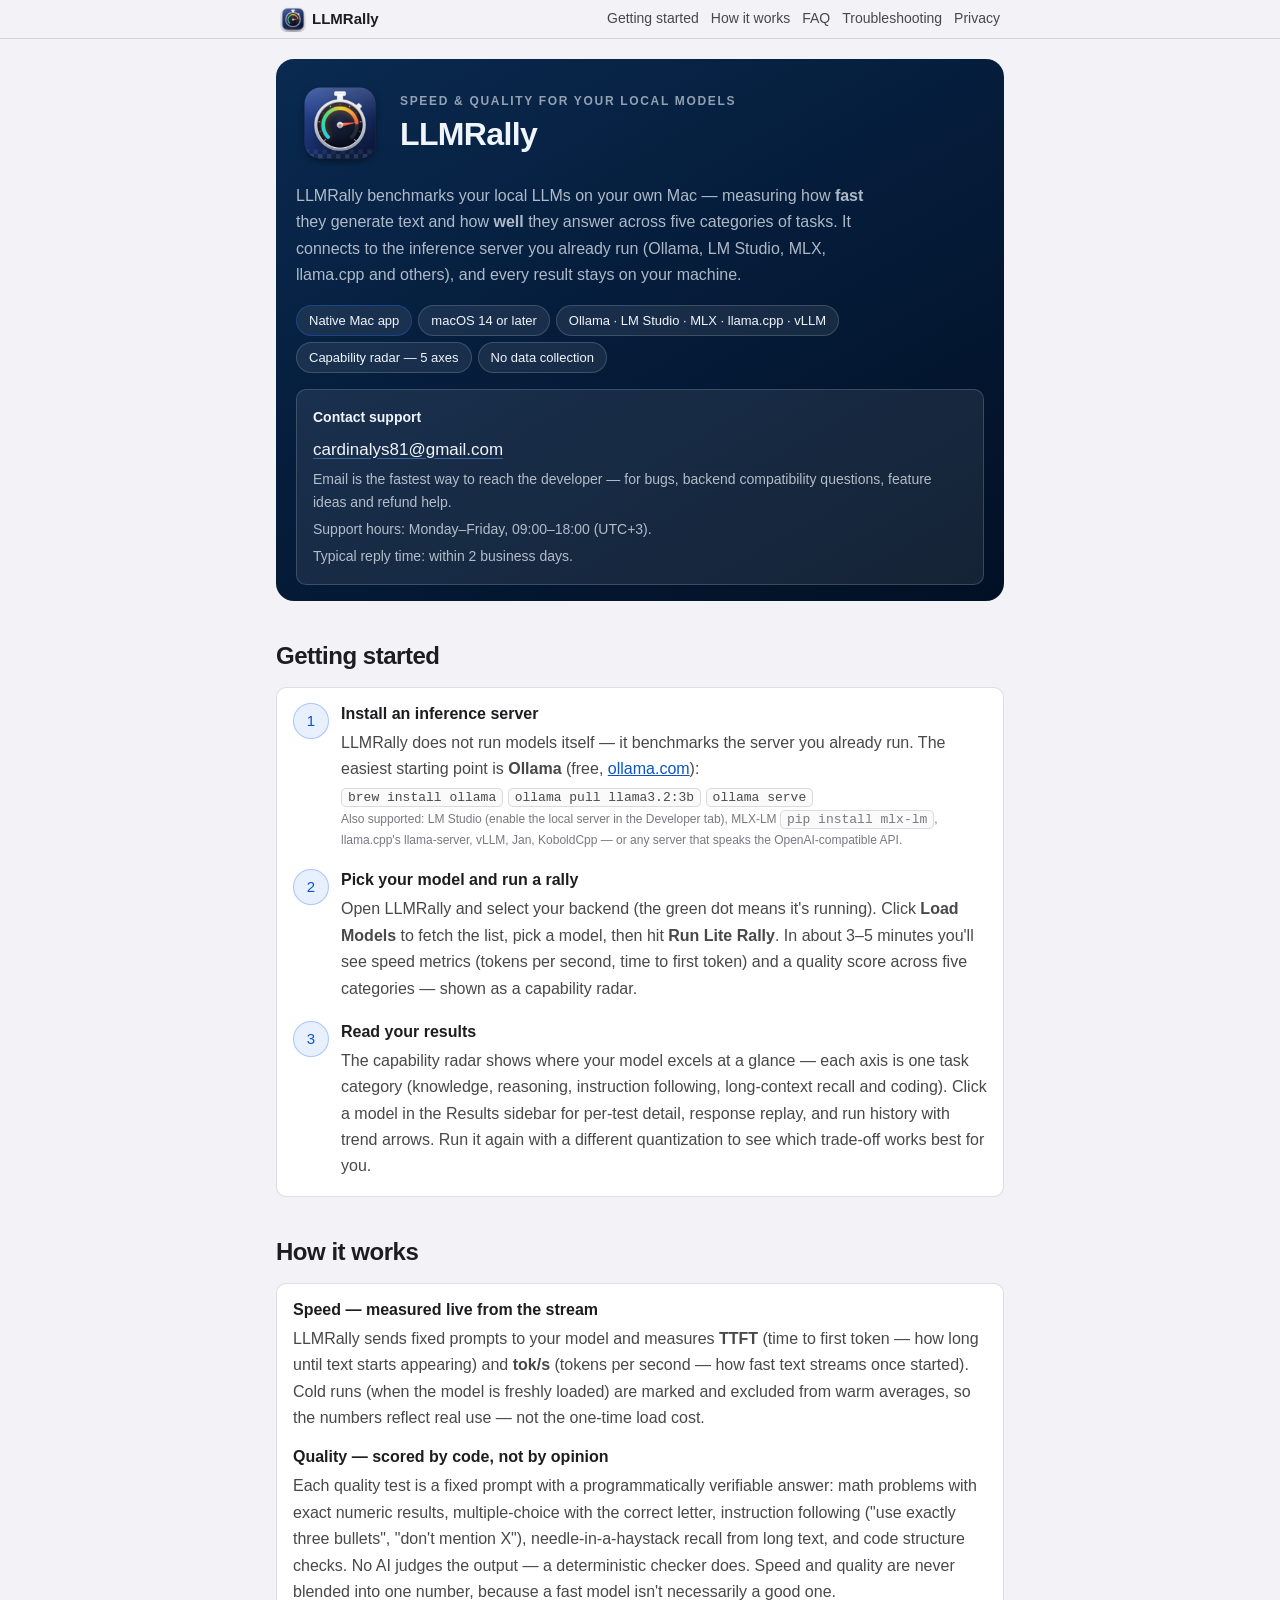
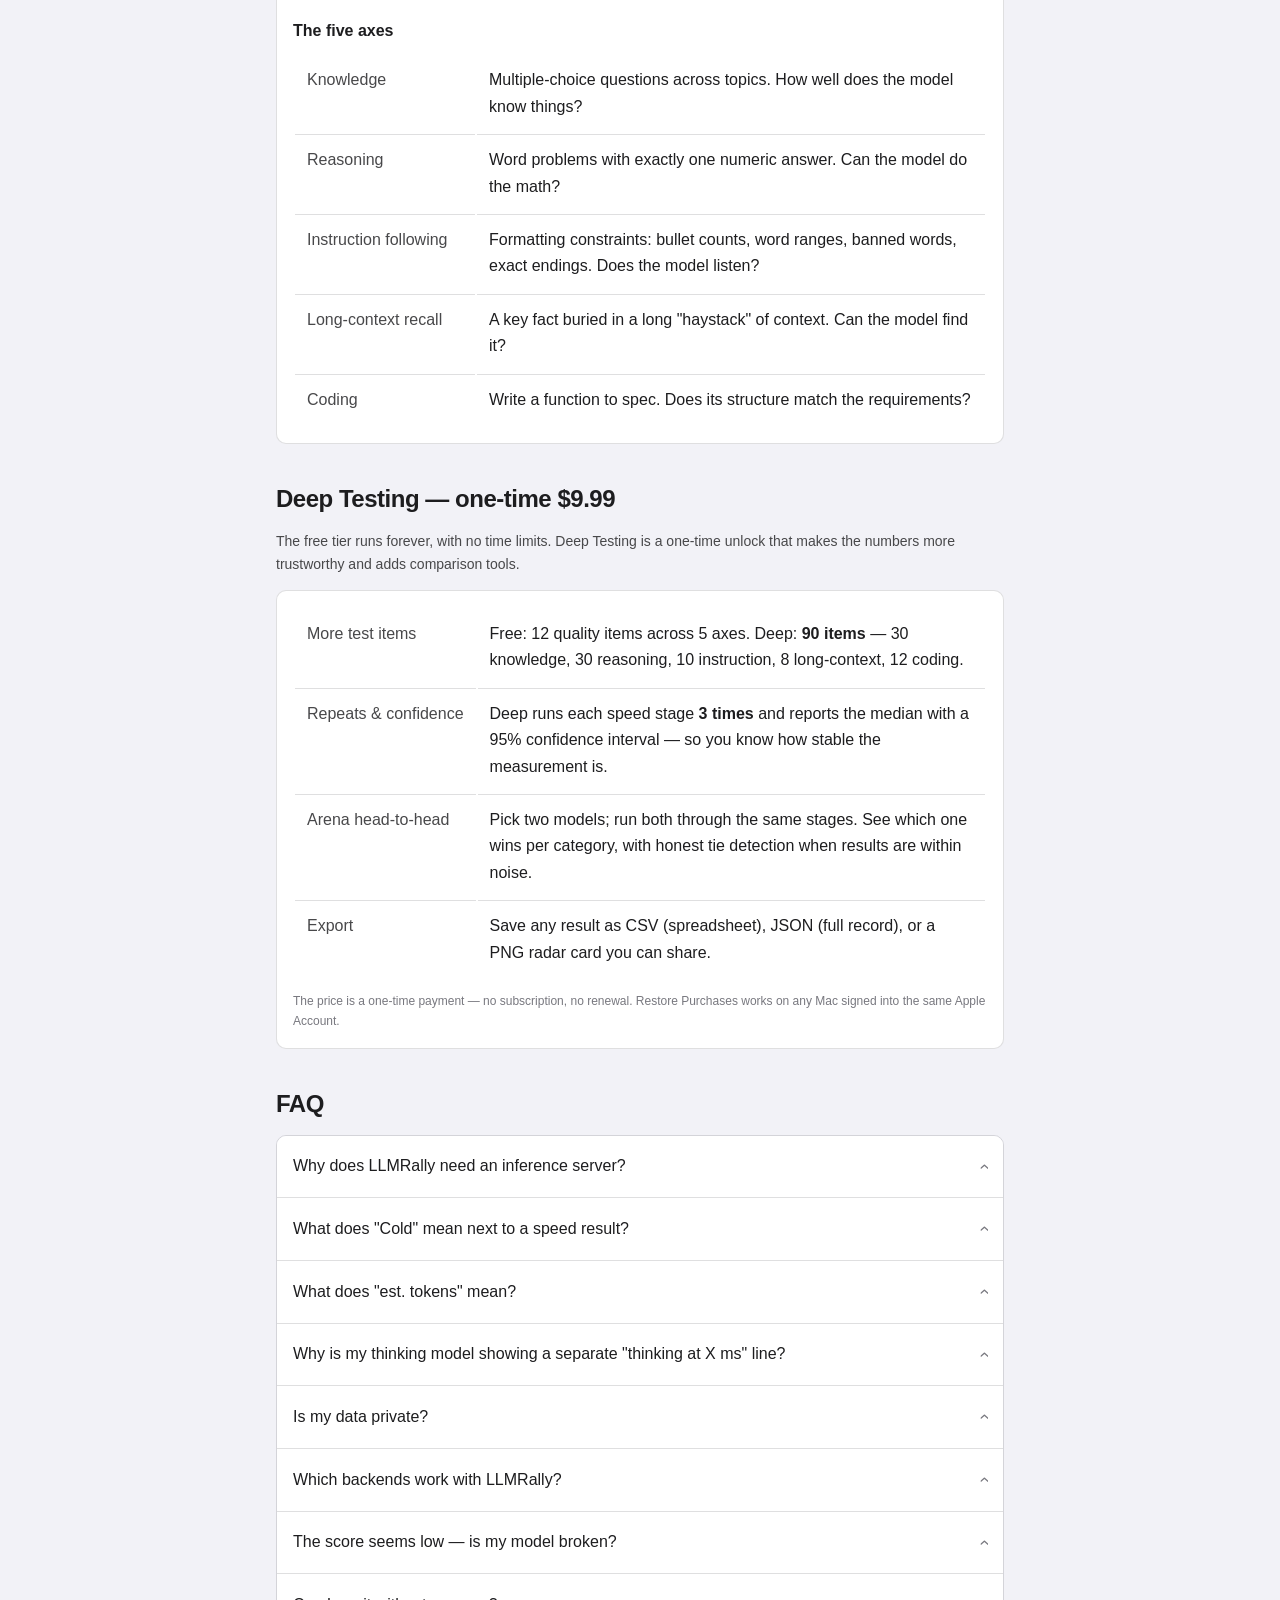
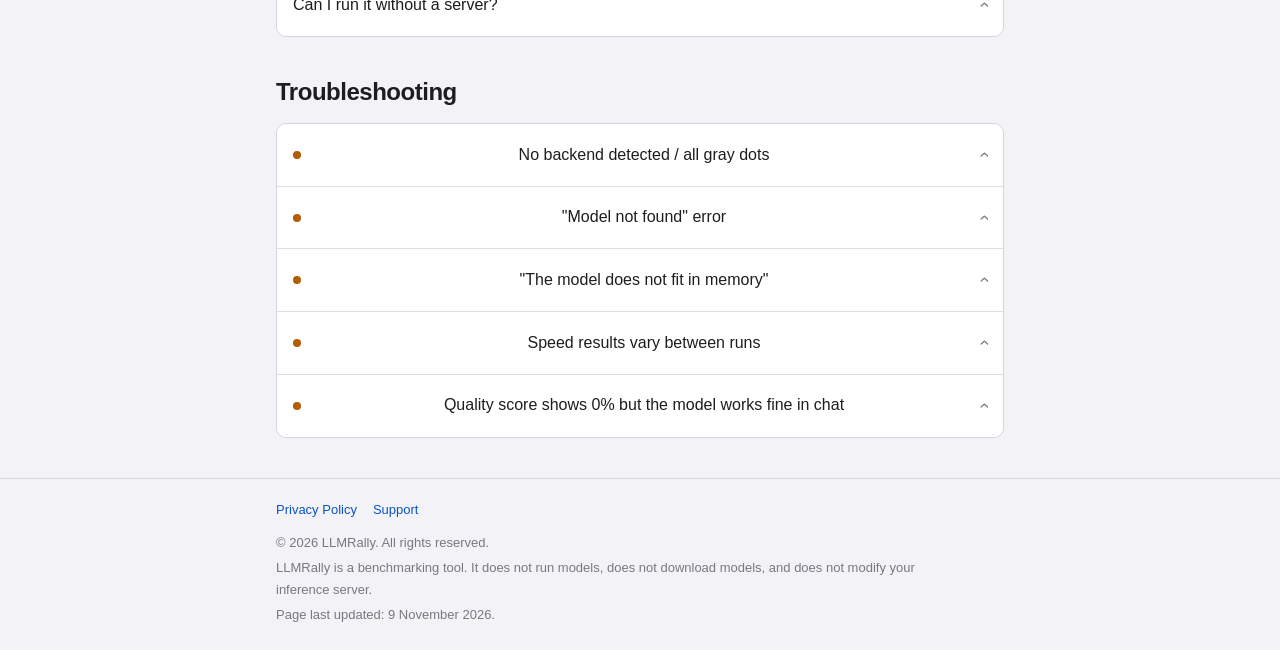
<file: index.html>
<!DOCTYPE html>
<html lang="en">
  <head>
    <meta charset="utf-8" />
    <meta name="viewport" content="width=device-width, initial-scale=1" />
    <title>LLMRally Support — How to benchmark your local LLMs</title>
    <meta
      name="description"
      content="LLMRally benchmarks your local LLMs — speed AND quality — on your own hardware. Works with Ollama, LM Studio, MLX, llama.cpp, vLLM and any OpenAI-compatible endpoint. Native Mac app."
    />
    <meta name="theme-color" content="#051C3A" />
    <link rel="canonical" href="https://carsinalys.github.io/llm-benchmark-info/" />
    <link rel="icon" type="image/png" sizes="32x32" href="assets/favicon-32.png" />
    <link rel="apple-touch-icon" href="assets/icon-256.png" />
    <link rel="stylesheet" href="assets/styles.css" />

    <meta property="og:type" content="website" />
    <meta property="og:title" content="LLMRally — Local LLM Benchmark" />
    <meta
      property="og:description"
      content="Speed and quality benchmarking for your local LLMs — native Mac, works with Ollama, LM Studio, MLX and more."
    />
    <meta property="og:url" content="https://carsinalys.github.io/llm-benchmark-info/" />
    <meta property="og:image" content="https://carsinalys.github.io/llm-benchmark-info/assets/icon-1024.png" />
  </head>

  <body>
    <a class="skip-link" href="#main">Skip to content</a>

    <header class="topbar">
      <div class="topbar__inner">
        <a class="topbar__brand" href="./">
          <img src="assets/icon-128.png" alt="" width="26" height="26" />
          LLMRally
        </a>
        <nav class="topbar__nav" aria-label="Sections">
          <a href="#start">Getting started</a>
          <a href="#how">How it works</a>
          <a href="#faq">FAQ</a>
          <a href="#troubleshooting">Troubleshooting</a>
          <a href="privacy.html">Privacy</a>
        </nav>
      </div>
    </header>

    <main id="main" class="wrap">
      <section class="hero" id="contact" style="margin-top: 20px">
        <div class="hero__top">
          <img
            class="hero__icon"
            src="assets/icon-256.png"
            alt="LLMRally app icon"
            width="88"
            height="88"
          />
          <div>
            <span class="eyebrow" style="color: rgba(240, 245, 252, 0.6)">
              Speed &amp; quality for your local models
            </span>
            <h1>LLMRally</h1>
          </div>
        </div>

        <p class="lead">
          LLMRally benchmarks your local LLMs on your own Mac — measuring
          how <strong>fast</strong> they generate text and how
          <strong>well</strong> they answer across five categories of tasks.
          It connects to the inference server you already run
          (Ollama, LM Studio, MLX, llama.cpp and others), and every result
          stays on your machine.
        </p>

        <div class="hero__badges">
          <span class="badge badge--first">Native Mac app</span>
          <span class="badge">macOS 14 or later</span>
          <span class="badge">Ollama · LM Studio · MLX · llama.cpp · vLLM</span>
          <span class="badge">Capability radar — 5 axes</span>
          <span class="badge">No data collection</span>
        </div>

        <div class="contact">
          <div class="contact__label">Contact support</div>
          <a class="contact__mail" href="mailto:cardinalys81@gmail.com"
            >cardinalys81@gmail.com</a
          >
          <div class="contact__meta">
            <p>
              Email is the fastest way to reach the developer — for bugs,
              backend compatibility questions, feature ideas and refund help.
            </p>
            <p>Support hours: Monday–Friday, 09:00–18:00 (UTC+3).</p>
            <p>Typical reply time: within 2 business days.</p>
          </div>
        </div>
      </section>

      <section id="start" style="margin-top: var(--space-section)">
        <h2>Getting started</h2>
        <div class="card">
          <ol class="steps">
            <li>
              <h3>Install an inference server</h3>
              <p class="muted">
                LLMRally does not run models itself — it benchmarks the
                server you already run. The easiest starting point is
                <strong>Ollama</strong> (free, <a href="https://ollama.com">ollama.com</a>):
                <br>
                <span class="path">brew install ollama</span>
                <span class="path">ollama pull llama3.2:3b</span>
                <span class="path">ollama serve</span>
              </p>
              <p class="tiny">
                Also supported: LM Studio (enable the local server in the
                Developer tab), MLX-LM <span class="path">pip install mlx-lm</span>,
                llama.cpp's llama-server, vLLM, Jan, KoboldCpp — or any
                server that speaks the OpenAI-compatible API.
              </p>
            </li>
            <li>
              <h3>Pick your model and run a rally</h3>
              <p class="muted">
                Open LLMRally and select your backend (the green dot means
                it's running). Click <strong>Load Models</strong> to fetch the
                list, pick a model, then hit <strong>Run Lite Rally</strong>.
                In about 3–5 minutes you'll see speed metrics (tokens per
                second, time to first token) and a quality score across five
                categories — shown as a capability radar.
              </p>
            </li>
            <li>
              <h3>Read your results</h3>
              <p class="muted">
                The capability radar shows where your model excels at a
                glance — each axis is one task category (knowledge,
                reasoning, instruction following, long-context recall and
                coding). Click a model in the Results sidebar for per-test
                detail, response replay, and run history with trend arrows.
                Run it again with a different quantization to see which
                trade-off works best for you.
              </p>
            </li>
          </ol>
        </div>
      </section>

      <section id="how" style="margin-top: var(--space-section)">
        <h2>How it works</h2>
        <div class="card">
          <h3>Speed — measured live from the stream</h3>
          <p class="muted">
            LLMRally sends fixed prompts to your model and measures
            <strong>TTFT</strong> (time to first token — how long until text
            starts appearing) and <strong>tok/s</strong> (tokens per second —
            how fast text streams once started). Cold runs (when the model is
            freshly loaded) are marked and excluded from warm averages, so the
            numbers reflect real use — not the one-time load cost.
          </p>

          <h3 style="margin-top: var(--space-xl)">Quality — scored by code, not by opinion</h3>
          <p class="muted">
            Each quality test is a fixed prompt with a programmatically
            verifiable answer: math problems with exact numeric results,
            multiple-choice with the correct letter, instruction following
            ("use exactly three bullets", "don't mention X"), needle-in-a-haystack
            recall from long text, and code structure checks. No AI judges
            the output — a deterministic checker does. Speed and quality are
            never blended into one number, because a fast model isn't
            necessarily a good one.
          </p>

          <h3 style="margin-top: var(--space-xl)">The five axes</h3>
          <table class="spec" style="margin-top: var(--space-lg)">
            <tbody>
              <tr>
                <th scope="row">Knowledge</th>
                <td>Multiple-choice questions across topics. How well does the model know things?</td>
              </tr>
              <tr>
                <th scope="row">Reasoning</th>
                <td>Word problems with exactly one numeric answer. Can the model do the math?</td>
              </tr>
              <tr>
                <th scope="row">Instruction following</th>
                <td>Formatting constraints: bullet counts, word ranges, banned words, exact endings. Does the model listen?</td>
              </tr>
              <tr>
                <th scope="row">Long-context recall</th>
                <td>A key fact buried in a long "haystack" of context. Can the model find it?</td>
              </tr>
              <tr>
                <th scope="row">Coding</th>
                <td>Write a function to spec. Does its structure match the requirements?</td>
              </tr>
            </tbody>
          </table>
        </div>
      </section>

      <section id="deep" style="margin-top: var(--space-section)">
        <h2>Deep Testing — one-time $9.99</h2>
        <p class="muted small">
          The free tier runs forever, with no time limits. Deep Testing is a
          one-time unlock that makes the numbers more trustworthy and adds
          comparison tools.
        </p>
        <div class="card">
          <table class="spec">
            <tbody>
              <tr>
                <th scope="row">More test items</th>
                <td>Free: 12 quality items across 5 axes. Deep: <strong>90 items</strong> — 30 knowledge, 30 reasoning, 10 instruction, 8 long-context, 12 coding.</td>
              </tr>
              <tr>
                <th scope="row">Repeats &amp; confidence</th>
                <td>Deep runs each speed stage <strong>3 times</strong> and reports the median with a 95% confidence interval — so you know how stable the measurement is.</td>
              </tr>
              <tr>
                <th scope="row">Arena head-to-head</th>
                <td>Pick two models; run both through the same stages. See which one wins per category, with honest tie detection when results are within noise.</td>
              </tr>
              <tr>
                <th scope="row">Export</th>
                <td>Save any result as CSV (spreadsheet), JSON (full record), or a PNG radar card you can share.</td>
              </tr>
            </tbody>
          </table>
          <p class="tiny" style="margin-top: var(--space-lg)">
            The price is a one-time payment — no subscription, no renewal.
            Restore Purchases works on any Mac signed into the same Apple Account.
          </p>
        </div>
      </section>

      <section id="faq" style="margin-top: var(--space-section)">
        <h2>FAQ</h2>
        <div class="rows">
          <details>
            <summary>Why does LLMRally need an inference server?</summary>
            <div class="answer">
              <p>
                LLMRally is a benchmarking tool — it measures how fast and
                how well your model runs, but it doesn't execute the model
                itself. Your inference server (Ollama, LM Studio, etc.) does
                the actual text generation; LLMRally sends prompts to it and
                times the responses. This is the same way you use the model
                in real life, so the numbers you get are the numbers you'd
                see in your own chat experience.
              </p>
            </div>
          </details>
          <details>
            <summary>What does "Cold" mean next to a speed result?</summary>
            <div class="answer">
              <p>
                <strong>Cold</strong> means the model was freshly loaded into
                memory when the test ran — the response time includes the
                one-time cost of loading the model. <strong>Warm</strong> means
                it was already loaded. Cold runs are marked with a badge and
                excluded from speed averages because they would understate
                your model's true performance during normal use.
              </p>
            </div>
          </details>
          <details>
            <summary>What does "est. tokens" mean?</summary>
            <div class="answer">
              <p>
                Some servers report exact token counts in their responses,
                and some don't. When the server doesn't report, LLMRally
                estimates the count from the stream (roughly one token per
                chunk). The "est." badge tells you when this happens — the
                numbers are close but may be off by a few tokens.
              </p>
            </div>
          </details>
          <details>
            <summary>Why is my thinking model showing a separate "thinking at X ms" line?</summary>
            <div class="answer">
              <p>
                Reasoning models (like DeepSeek R1 or Qwen3 with thinking
                enabled) generate invisible reasoning before they produce a
                visible answer. LLMRally tracks when the model starts
                thinking and reports it separately — so the visible answer
                speed isn't inflated by the hidden thinking phase. This is a
                feature, not a bug: you get the honest split.
              </p>
            </div>
          </details>
          <details>
            <summary>Is my data private?</summary>
            <div class="answer">
              <p>
                Yes, completely. LLMRally connects only to endpoints you
                configure (typically <span class="path">http://127.0.0.1:…</span>
                on your own machine). It collects no analytics, has no crash
                reporting SDK, sends nothing to any external server, and has
                zero third-party dependencies. Your benchmark results are
                saved to your Mac's Application Support folder and never
                leave your device.
              </p>
            </div>
          </details>
          <details>
            <summary>Which backends work with LLMRally?</summary>
            <div class="answer">
              <p>Any server that speaks the OpenAI-compatible API:</p>
              <ul>
                <li><strong>Ollama</strong> — auto-detected on port 11434</li>
                <li><strong>LM Studio</strong> — enable local server in Developer tab (port 1234)</li>
                <li><strong>MLX-LM</strong> — <span class="path">pip install mlx-lm</span>, then <span class="path">mlx_lm.server</span></li>
                <li><strong>llama.cpp</strong> — <span class="path">llama-server</span> on port 8080</li>
                <li><strong>vLLM</strong> — port 8000</li>
                <li><strong>Jan</strong> — port 1337</li>
                <li><strong>KoboldCpp</strong> — port 5001</li>
                <li>Any other OpenAI-compatible server — add it in Settings</li>
              </ul>
            </div>
          </details>
          <details>
            <summary>The score seems low — is my model broken?</summary>
            <div class="answer">
              <p>
                The quality score is pass/fail per item, averaged. A score of
                30% means the model solved 30% of the test items — this may
                simply mean the model is small or heavily quantized. The more
                useful signal is the radar's <em>shape</em>: does one axis
                stand out? Compare two models (or the same model with
                different quantization) and focus on which categories differ,
                not the absolute number.
              </p>
            </div>
          </details>
          <details>
            <summary>Can I run it without a server?</summary>
            <div class="answer">
              <p>
                Yes — you can run LLMRally and browse its interface, but to
                see benchmark results you need at least one running
                inference server with a model loaded. The app shows
                actionable error messages when no backend is detected.
              </p>
            </div>
          </details>
        </div>
      </section>

      <section id="troubleshooting" style="margin-top: var(--space-section)">
        <h2>Troubleshooting</h2>
        <div class="rows">
          <details>
            <summary><span class="dot dot--warn"></span>No backend detected / all gray dots</summary>
            <div class="answer">
              <p>
                Check that your inference server is actually running:
                <span class="path">curl http://127.0.0.1:11434/v1/models</span>
                should return a JSON list of models. If it doesn't, start the
                server first (<span class="path">ollama serve</span>, or open
                LM Studio and click "Start Server" in the Developer tab).
                Then click <strong>Load Models</strong> in LLMRally.
              </p>
            </div>
          </details>
          <details>
            <summary><span class="dot dot--warn"></span>"Model not found" error</summary>
            <div class="answer">
              <p>
                The model you selected was removed from the server. Refresh
                the model list, and make sure the model is actually
                downloaded: <span class="path">ollama list</span> or the
                equivalent in your backend. Then pick it from the dropdown
                again.
              </p>
            </div>
          </details>
          <details>
            <summary><span class="dot dot--warn"></span>"The model does not fit in memory"</summary>
            <div class="answer">
              <p>
                The model requires more memory than is available on your
                Mac. Try a smaller model or a more aggressive quantization
                (e.g. Q4 instead of Q8). You can check available memory via
                <span class="path">Activity Monitor → Memory</span>.
              </p>
            </div>
          </details>
          <details>
            <summary><span class="dot dot--warn"></span>Speed results vary between runs</summary>
            <div class="answer">
              <p>
                Some variation is normal — your Mac's CPU/GPU load, thermal
                state and memory pressure affect inference speed. Run the
                rally twice after the machine has been idle for a few minutes
                and take the second result as your baseline. The "Cold" badge
                marks runs that include the one-time model load cost; those
                are always slower than warm runs.
              </p>
              <p>
                Deep Testing (paid) runs each stage 3 times and reports the
                median with a 95% confidence interval — which tells you how
                stable the number is.
              </p>
            </div>
          </details>
          <details>
            <summary><span class="dot dot--warn"></span>Quality score shows 0% but the model works fine in chat</summary>
            <div class="answer">
              <p>
                The quality tests are strict: they check for exact numeric
                answers, specific letters, formatting constraints and exact
                phrases. A model that responds conversationally (adding
                "Sure! The answer is…" before the number) may still pass, but
                a heavily quantized model might genuinely fail all tests.
                Click any individual test item in the model detail view to see
                exactly what the model answered and why it passed or failed.
              </p>
            </div>
          </details>
        </div>
      </section>
    </main>

    <footer class="footer">
      <div class="footer__inner">
        <div class="footer__links">
          <a href="privacy.html">Privacy Policy</a>
          <a href="./">Support</a>
        </div>
        <p>© 2026 LLMRally. All rights reserved.</p>
        <p>
          LLMRally is a benchmarking tool. It does not run models, does not
          download models, and does not modify your inference server.
        </p>
        <p>Page last updated: 9 November 2026.</p>
      </div>
    </footer>
  </body>
</html>
</file>
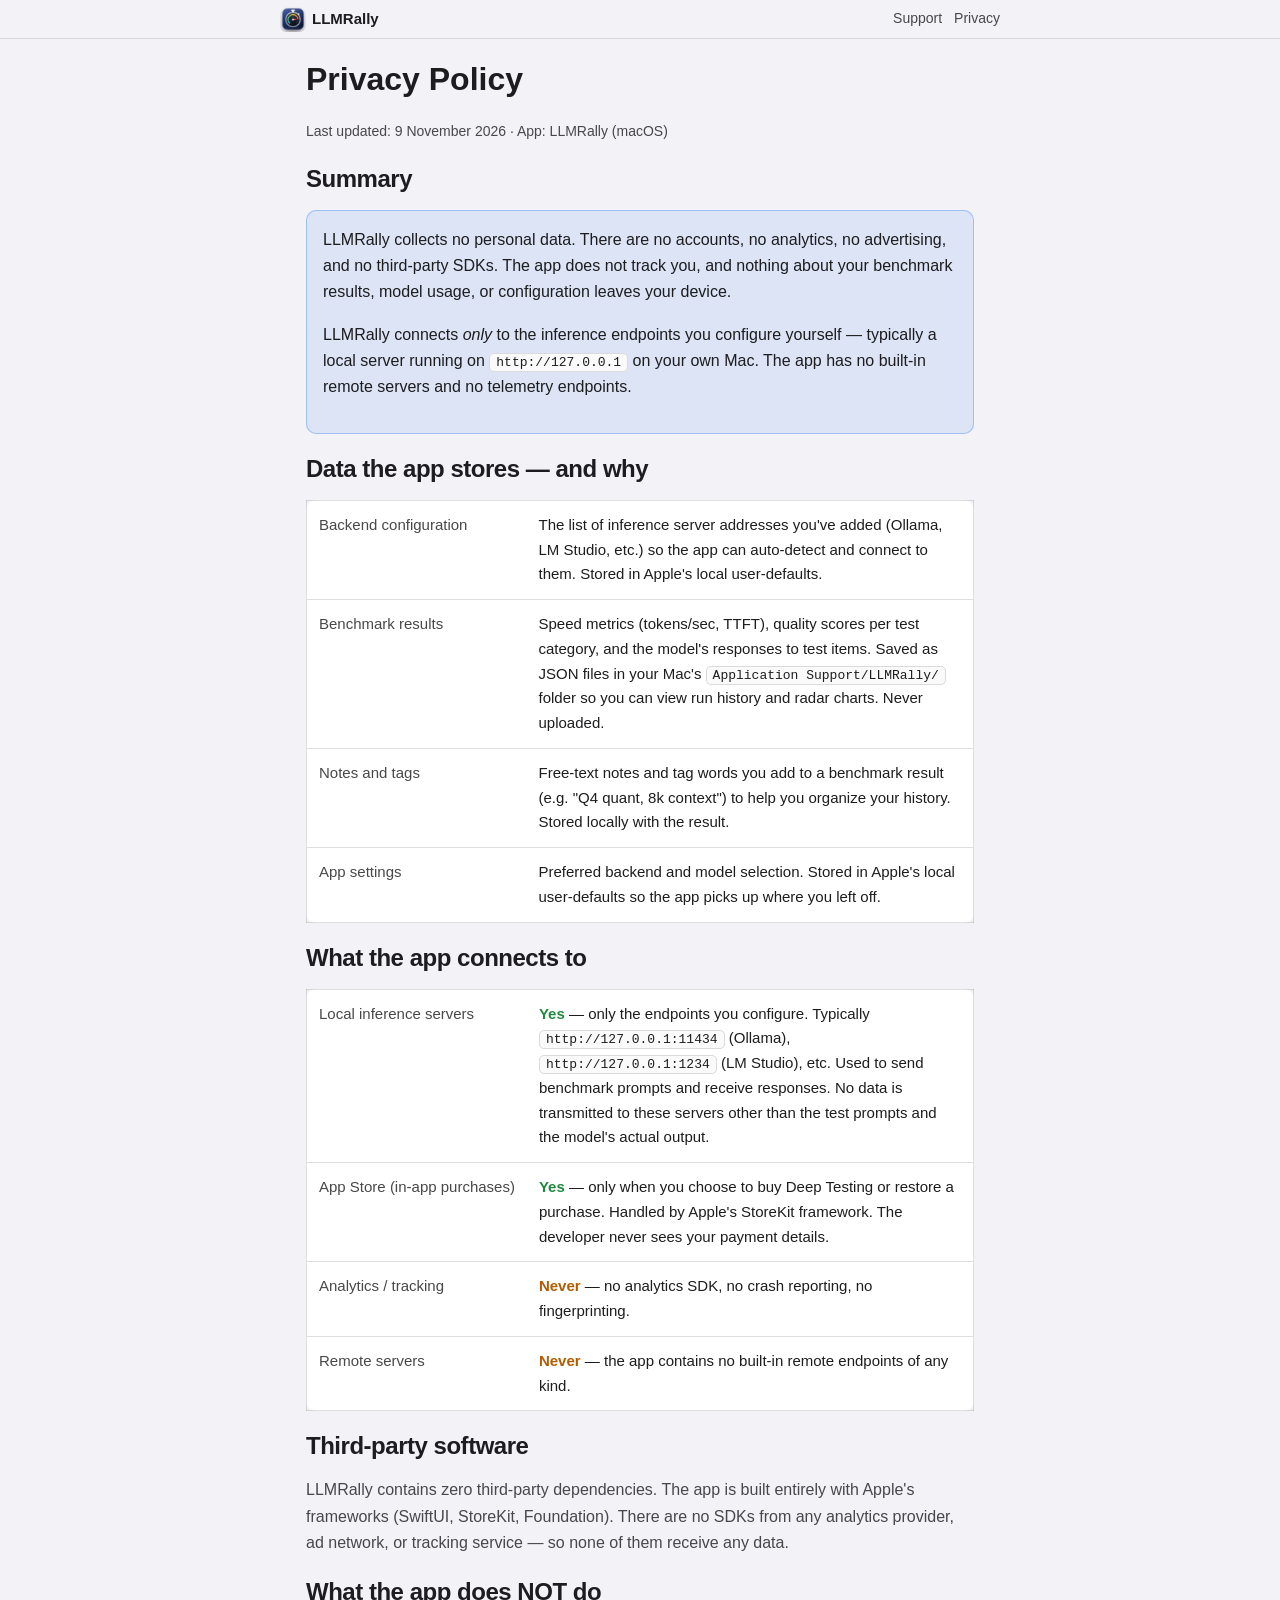
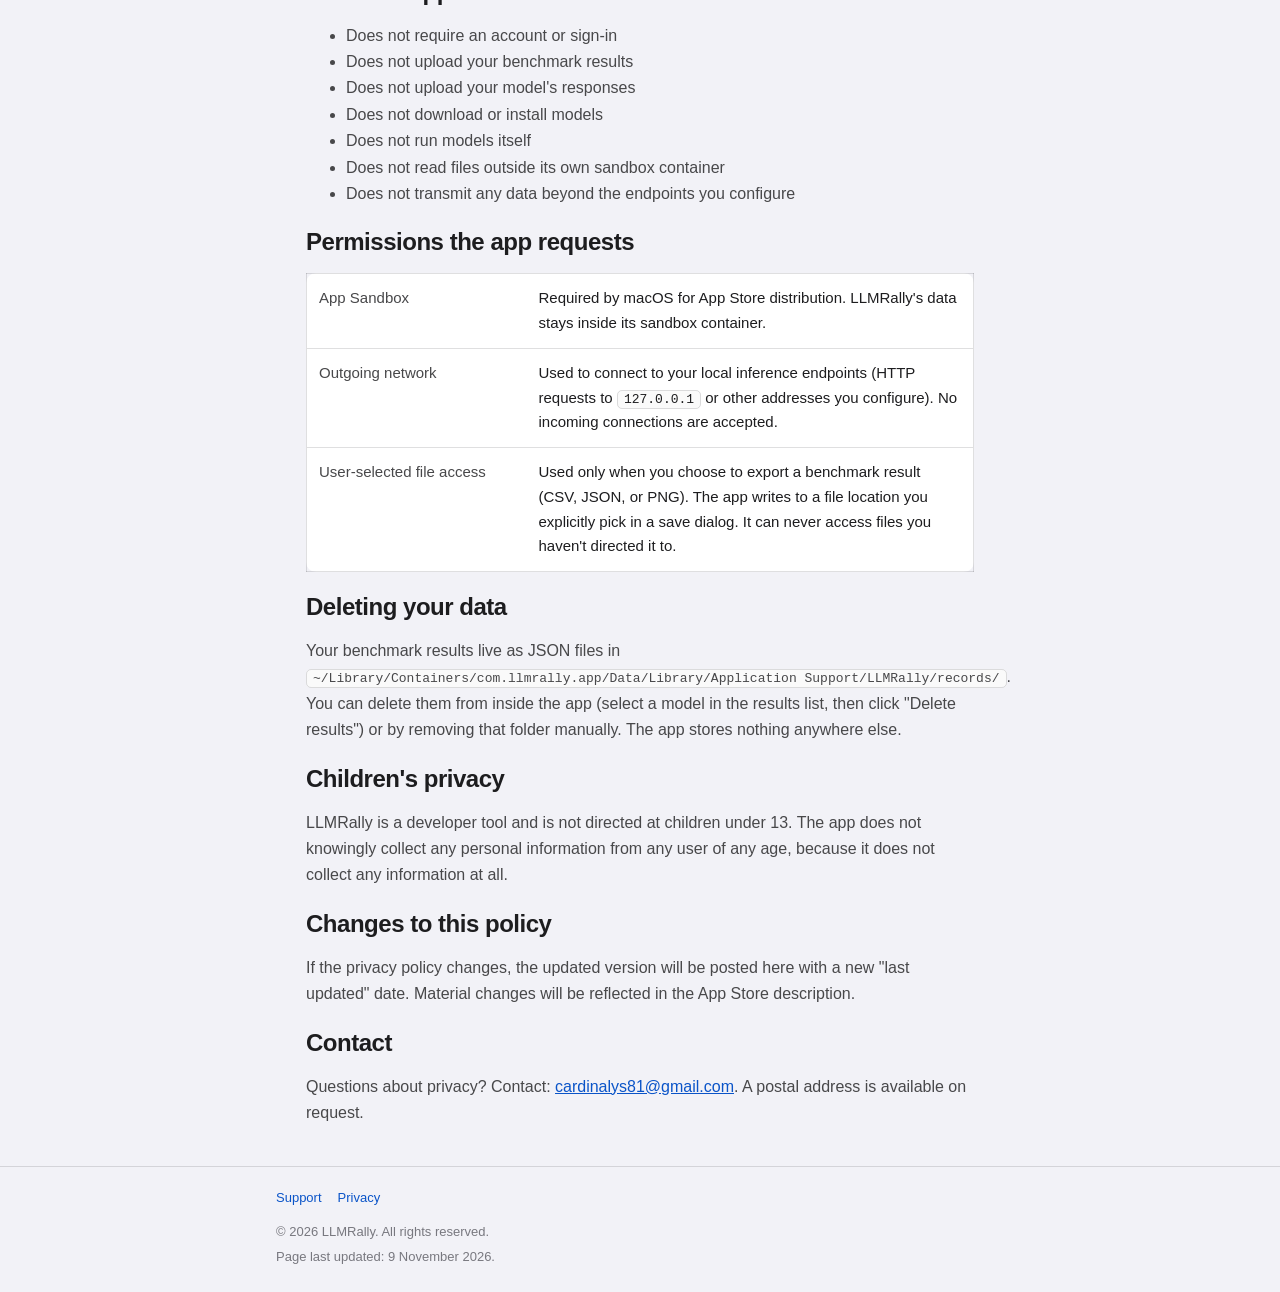
<file: privacy.html>
<!DOCTYPE html>
<html lang="en">
  <head>
    <meta charset="utf-8" />
    <meta name="viewport" content="width=device-width, initial-scale=1" />
    <title>LLMRally Privacy Policy</title>
    <meta
      name="description"
      content="LLMRally collects no personal data. No analytics, no tracking, no accounts. The app connects only to user-configured local inference servers."
    />
    <meta name="theme-color" content="#051C3A" />
    <link rel="canonical" href="https://carsinalys.github.io/llm-benchmark-info/privacy.html" />
    <link rel="icon" type="image/png" sizes="32x32" href="assets/favicon-32.png" />
    <link rel="apple-touch-icon" href="assets/icon-256.png" />
    <link rel="stylesheet" href="assets/styles.css" />

    <meta property="og:type" content="website" />
    <meta property="og:title" content="LLMRally Privacy Policy" />
    <meta
      property="og:description"
      content="LLMRally collects no personal data. No accounts, no tracking, no analytics."
    />
    <meta property="og:url" content="https://carsinalys.github.io/llm-benchmark-info/privacy.html" />
    <meta property="og:image" content="https://carsinalys.github.io/llm-benchmark-info/assets/icon-1024.png" />
  </head>

  <body>
    <a class="skip-link" href="#main">Skip to content</a>

    <header class="topbar">
      <div class="topbar__inner">
        <a class="topbar__brand" href="./">
          <img src="assets/icon-128.png" alt="" width="26" height="26" />
          LLMRally
        </a>
        <nav class="topbar__nav" aria-label="Sections">
          <a href="./">Support</a>
          <a href="privacy.html">Privacy</a>
        </nav>
      </div>
    </header>

    <main id="main" class="wrap privacy">
      <h1 style="margin-top: var(--space-xxl)">Privacy Policy</h1>
      <p class="muted small">
        Last updated: 9 November 2026 · App: LLMRally (macOS)
      </p>

      <h2>Summary</h2>
      <div class="notice">
        <p style="margin-top: 0">
          LLMRally collects no personal data. There are no accounts, no
          analytics, no advertising, and no third-party SDKs. The app does
          not track you, and nothing about your benchmark results, model
          usage, or configuration leaves your device.
        </p>
        <p>
          LLMRally connects <em>only</em> to the inference endpoints you
          configure yourself — typically a local server running on
          <span class="path">http://127.0.0.1</span> on your own Mac. The app
          has no built-in remote servers and no telemetry endpoints.
        </p>
      </div>

      <h2>Data the app stores — and why</h2>
      <table class="spec">
        <tbody>
          <tr>
            <th scope="row">Backend configuration</th>
            <td>
              The list of inference server addresses you've added
              (Ollama, LM Studio, etc.) so the app can auto-detect and
              connect to them. Stored in Apple's local user-defaults.
            </td>
          </tr>
          <tr>
            <th scope="row">Benchmark results</th>
            <td>
              Speed metrics (tokens/sec, TTFT), quality scores per test
              category, and the model's responses to test items. Saved as
              JSON files in your Mac's <span class="path">Application Support/LLMRally/</span>
              folder so you can view run history and radar charts. Never
              uploaded.
            </td>
          </tr>
          <tr>
            <th scope="row">Notes and tags</th>
            <td>
              Free-text notes and tag words you add to a benchmark result
              (e.g. "Q4 quant, 8k context") to help you organize your
              history. Stored locally with the result.
            </td>
          </tr>
          <tr>
            <th scope="row">App settings</th>
            <td>
              Preferred backend and model selection. Stored in Apple's
              local user-defaults so the app picks up where you left off.
            </td>
          </tr>
        </tbody>
      </table>

      <h2>What the app connects to</h2>
      <table class="spec">
        <tbody>
          <tr>
            <th scope="row">Local inference servers</th>
            <td>
              <span class="v yes">Yes</span> — only the endpoints you configure.
              Typically <span class="path">http://127.0.0.1:11434</span> (Ollama),
              <span class="path">http://127.0.0.1:1234</span> (LM Studio), etc.
              Used to send benchmark prompts and receive responses. No data
              is transmitted to these servers other than the test prompts
              and the model's actual output.
            </td>
          </tr>
          <tr>
            <th scope="row">App Store (in-app purchases)</th>
            <td>
              <span class="v yes">Yes</span> — only when you choose to buy Deep
              Testing or restore a purchase. Handled by Apple's StoreKit
              framework. The developer never sees your payment details.
            </td>
          </tr>
          <tr>
            <th scope="row">Analytics / tracking</th>
            <td>
              <span class="v no">Never</span> — no analytics SDK, no crash
              reporting, no fingerprinting.
            </td>
          </tr>
          <tr>
            <th scope="row">Remote servers</th>
            <td>
              <span class="v no">Never</span> — the app contains no built-in
              remote endpoints of any kind.
            </td>
          </tr>
        </tbody>
      </table>

      <h2>Third-party software</h2>
      <p class="muted">
        LLMRally contains zero third-party dependencies. The app is built
        entirely with Apple's frameworks (SwiftUI, StoreKit, Foundation).
        There are no SDKs from any analytics provider, ad network, or
        tracking service — so none of them receive any data.
      </p>

      <h2>What the app does NOT do</h2>
      <ul class="muted">
        <li>Does not require an account or sign-in</li>
        <li>Does not upload your benchmark results</li>
        <li>Does not upload your model's responses</li>
        <li>Does not download or install models</li>
        <li>Does not run models itself</li>
        <li>Does not read files outside its own sandbox container</li>
        <li>Does not transmit any data beyond the endpoints you configure</li>
      </ul>

      <h2>Permissions the app requests</h2>
      <table class="spec">
        <tbody>
          <tr>
            <th scope="row">App Sandbox</th>
            <td>Required by macOS for App Store distribution. LLMRally's data stays inside its sandbox container.</td>
          </tr>
          <tr>
            <th scope="row">Outgoing network</th>
            <td>
              Used to connect to your local inference endpoints
              (HTTP requests to <span class="path">127.0.0.1</span> or other
              addresses you configure). No incoming connections are accepted.
            </td>
          </tr>
          <tr>
            <th scope="row">User-selected file access</th>
            <td>
              Used only when you choose to export a benchmark result
              (CSV, JSON, or PNG). The app writes to a file location you
              explicitly pick in a save dialog. It can never access
              files you haven't directed it to.
            </td>
          </tr>
        </tbody>
      </table>

      <h2>Deleting your data</h2>
      <p class="muted">
        Your benchmark results live as JSON files in
        <span class="path">~/Library/Containers/com.llmrally.app/Data/Library/Application Support/LLMRally/records/</span>.
        You can delete them from inside the app (select a model in the
        results list, then click "Delete results") or by removing that
        folder manually. The app stores nothing anywhere else.
      </p>

      <h2>Children's privacy</h2>
      <p class="muted">
        LLMRally is a developer tool and is not directed at children under 13.
        The app does not knowingly collect any personal information from any
        user of any age, because it does not collect any information at all.
      </p>

      <h2>Changes to this policy</h2>
      <p class="muted">
        If the privacy policy changes, the updated version will be posted
        here with a new "last updated" date. Material changes will be
        reflected in the App Store description.
      </p>

      <h2>Contact</h2>
      <p class="muted">
        Questions about privacy? Contact:
        <a href="mailto:cardinalys81@gmail.com">cardinalys81@gmail.com</a>.
        A postal address is available on request.
      </p>
    </main>

    <footer class="footer">
      <div class="footer__inner">
        <div class="footer__links">
          <a href="./">Support</a>
          <a href="privacy.html">Privacy</a>
        </div>
        <p>© 2026 LLMRally. All rights reserved.</p>
        <p>Page last updated: 9 November 2026.</p>
      </div>
    </footer>
  </body>
</html>
</file>
<file: assets/styles.css>
/* LLMRally support site — design tokens mirror the app */

:root {
  color-scheme: light dark;

  --accent: #1E71F4;
  --accent-strong: #0A54C8;
  --accent-soft: rgba(30, 113, 244, 0.1);
  --accent-line: rgba(30, 113, 244, 0.32);

  --radius-row: 7px;
  --radius-button: 8px;
  --radius-card: 10px;
  --radius-hero: 18px;

  --space-xs: 4px;
  --space-sm: 6px;
  --space-md: 8px;
  --space-lg: 12px;
  --space-xl: 16px;
  --space-xxl: 20px;
  --space-section: 40px;

  --page-bg: #f2f2f7;
  --card-bg: #ffffff;
  --card-bg-alt: #fafafa;
  --separator: rgba(60, 60, 67, 0.16);
  --text: #1d1d1f;
  --text-secondary: #48484a;
  --text-tertiary: #78787f;
  --shadow: 0 1px 2px rgba(0, 0, 0, 0.05), 0 8px 24px rgba(0, 0, 0, 0.05);

  --hero-bg: linear-gradient(150deg, #0A2A50 0%, #051C3A 48%, #021024 100%);
  --hero-text: #f0f5fc;
  --hero-text-secondary: rgba(240, 245, 252, 0.72);
  --hero-card-bg: rgba(255, 255, 255, 0.08);
  --hero-card-line: rgba(255, 255, 255, 0.16);

  --ok: #1f8a3f;
  --warn: #B35C00;

  --font: -apple-system, BlinkMacSystemFont, "SF Pro Text", "Segoe UI", Roboto,
    Helvetica, Arial, sans-serif;
  --content-width: 760px;
}

@media (prefers-color-scheme: dark) {
  :root {
    --accent: #5B9BF5;
    --accent-strong: #7FB5F5;
    --accent-soft: rgba(91, 155, 245, 0.12);
    --accent-line: rgba(91, 155, 245, 0.34);

    --page-bg: #121218;
    --card-bg: #1C1826;
    --card-bg-alt: #231E32;
    --separator: rgba(235, 235, 245, 0.14);
    --text: #f2f2f7;
    --text-secondary: #b9b9c2;
    --text-tertiary: #8e8e98;
    --shadow: 0 1px 2px rgba(0, 0, 0, 0.6), 0 8px 24px rgba(0, 0, 0, 0.4);

    --ok: #4bd06a;
    --warn: #e88f2e;
  }
}

* { box-sizing: border-box; }
html { -webkit-text-size-adjust: 100%; }

body {
  margin: 0;
  background: var(--page-bg);
  color: var(--text);
  font: 400 16px/1.65 var(--font);
  -webkit-font-smoothing: antialiased;
}

a { color: var(--accent-strong); }
a:hover { text-decoration: none; }

h1,h2,h3 { line-height: 1.25; }
h2 { font-size: 24px; margin: 0 0 var(--space-xl); letter-spacing: -0.02em; }
h3 { font-size: 16px; margin: 0 0 var(--space-sm); }

.wrap {
  max-width: var(--content-width);
  margin: 0 auto;
  padding: 0 var(--space-xl);
}

.section { margin-top: var(--space-section); }

.skip-link {
  position: absolute;
  left: -9999px;
  top: 0;
  background: var(--accent);
  color: #fff;
  padding: 8px 14px;
  border-radius: 0 0 var(--radius-button) 0;
  z-index: 100;
  text-decoration: none;
}
.skip-link:focus { left: 0; }

.topbar {
  background: var(--page-bg);
  border-bottom: 1px solid var(--separator);
  position: sticky;
  top: 0;
  z-index: 50;
}
.topbar__inner {
  display: flex;
  align-items: center;
  gap: var(--space-xl);
  padding: var(--space-sm) var(--space-xxl);
  max-width: var(--content-width);
  margin: 0 auto;
}
.topbar__brand {
  display: flex;
  align-items: center;
  gap: var(--space-sm);
  text-decoration: none;
  color: var(--text);
  font-weight: 600;
  font-size: 15px;
}
.topbar__brand img { border-radius: 6px; }
.topbar__nav {
  display: flex;
  gap: var(--space-lg);
  margin-left: auto;
  font-size: 14px;
}
.topbar__nav a { text-decoration: none; color: var(--text-secondary); }
.topbar__nav a:hover { color: var(--accent-strong); }

.hero {
  background: var(--hero-bg);
  border-radius: var(--radius-hero);
  padding: var(--space-xxl) var(--space-xxl) var(--space-xl);
  color: var(--hero-text);
}
.hero__top {
  display: flex;
  align-items: center;
  gap: var(--space-xl);
  margin-bottom: var(--space-xl);
}
.hero__icon {
  width: 88px;
  height: 88px;
  border-radius: 20px;
}
.eyebrow {
  display: block;
  font-size: 12px;
  text-transform: uppercase;
  letter-spacing: 0.14em;
  font-weight: 600;
  color: var(--hero-text-secondary);
  margin-bottom: 2px;
}
.hero h1 {
  font-size: 32px;
  margin: 0;
  color: var(--hero-text);
  letter-spacing: -0.02em;
}
.lead {
  max-width: 600px;
  color: var(--hero-text-secondary);
  margin: 0 0 var(--space-xl);
}
.hero__badges {
  display: flex;
  flex-wrap: wrap;
  gap: var(--space-sm);
  margin-bottom: var(--space-xl);
}
.badge {
  background: var(--hero-card-bg);
  border: 1px solid var(--hero-card-line);
  border-radius: 100px;
  padding: 4px 12px;
  font-size: 13px;
  color: var(--hero-text);
}
.badge--first { border-color: var(--accent-line); }

.contact {
  background: var(--hero-card-bg);
  border: 1px solid var(--hero-card-line);
  border-radius: var(--radius-card);
  padding: var(--space-xl);
}
.contact__label {
  font-size: 14px;
  font-weight: 600;
  color: var(--hero-text);
  margin-bottom: var(--space-sm);
}
.contact__mail {
  color: var(--hero-text);
  text-decoration: underline;
  text-underline-offset: 3px;
  text-decoration-color: rgba(91, 155, 245, 0.5);
  font-size: 17px;
  font-weight: 500;
}
.contact__meta p {
  margin: var(--space-xs) 0 0;
  color: var(--hero-text-secondary);
  font-size: 14px;
}

.card {
  background: var(--card-bg);
  border: 1px solid var(--separator);
  border-radius: var(--radius-card);
  padding: var(--space-xl);
}
.card p { margin-top: 0; }
.card ul { margin-top: 0; }

.notice {
  border: 1px solid var(--accent-line);
  border-radius: var(--radius-card);
  background: var(--accent-soft);
  padding: var(--space-xl);
}

.btn {
  display: inline-block;
  background: var(--accent);
  color: #fff;
  border: none;
  border-radius: var(--radius-button);
  padding: 10px 20px;
  font: 600 15px var(--font);
  text-decoration: none;
  margin-bottom: 4px;
}
a.btn { color: #fff; }
.btn--secondary {
  background: transparent;
  color: var(--accent-strong);
  border: 1px solid var(--accent-line);
}
.btn-row { display: flex; gap: var(--space-lg); flex-wrap: wrap; }

.spec th, .spec td {
  text-align: left;
  padding: var(--space-lg);
  border-top: 1px solid var(--separator);
  vertical-align: top;
}
.spec th { width: 180px; color: var(--text-secondary); font-weight: 400; white-space: nowrap; }
.spec tr:first-child th, .spec tr:first-child td { border-top: none; }

.muted { color: var(--text-secondary); }
.small { font-size: 14px; }
.tiny { font-size: 12px; color: var(--text-tertiary); margin-bottom: 0; }
.link { cursor: pointer; }

.steps { margin: 0; padding: 0; counter-reset: step; list-style: none; }
.steps li { position: relative; padding-left: 48px; margin-bottom: var(--space-xxl); counter-increment: step; }
.steps li:last-child { margin-bottom: 0; }
.steps li::before {
  content: counter(step);
  position: absolute;
  left: 0;
  top: -1px;
  width: 34px;
  height: 34px;
  display: flex;
  align-items: center;
  justify-content: center;
  font-weight: 500;
  font-size: 15px;
  color: var(--accent-strong);
  background: var(--accent-soft);
  border: 1px solid var(--accent-line);
  border-radius: 50%;
  z-index: 1;
}
.steps p { margin-bottom: 0; }
.steps h3:only-child { line-height: 33px; }

.rows { border: 1px solid var(--separator); border-radius: var(--radius-card); overflow: hidden; }
.rows details {
  border-top: 1px solid var(--separator);
  background: var(--card-bg);
  padding: 0;
}
.rows details:first-of-type { border-top: none; }
.rows summary {
  padding: var(--space-xl);
  font-weight: 500;
  cursor: pointer;
  list-style: none;
  display: flex;
  align-items: center;
  justify-content: space-between;
  -webkit-user-select: none;
  user-select: none;
}
.rows summary::after {
  content: "›";
  font-size: 18px;
  color: var(--text-tertiary);
  transform: rotate(-90deg);
  transition: transform 0.2s;
}
.rows details[open] summary::after { transform: rotate(90deg); }
.answer {
  padding: 0 var(--space-xl) var(--space-xl);
  color: var(--text-secondary);
}
.answer p { margin: 0 0 var(--space-md); }
.answer ul, .answer ol { padding-left: 1.2em; margin: 0 0 var(--space-md); color: inherit; }
.answer li { margin: var(--space-xs) 0; }
.answer h3 { margin: var(--space-lg) 0 var(--space-xs); }

.dot {
  display: inline-block;
  width: 8px;
  height: 8px;
  border-radius: 50%;
  margin-right: 6px;
  vertical-align: baseline;
}
.dot--ok { background: var(--ok); }
.dot--warn { background: var(--warn); }

.path {
  font-family: "SF Mono", ui-monospace, monospace;
  font-size: 13px;
  background: var(--card-bg-alt);
  border: 1px solid var(--separator);
  padding: 1px 6px;
  border-radius: 5px;
  white-space: nowrap;
}
kbd {
  font-family: "SF Mono", ui-monospace, monospace;
  font-size: 12px;
  color: var(--text);
  background: var(--card-bg-alt);
  border: 1px solid var(--separator);
  border-radius: 5px;
  padding: 1px 6px;
  min-width: 20px;
  display: inline-block;
  text-align: center;
  margin: 0 2px;
  box-shadow: 0 1px 0 rgba(0,0,0,0.15);
  font-weight: 500;
  white-space: nowrap;
}

.footer {
  margin-top: var(--space-section);
  border-top: 1px solid var(--separator);
  padding: var(--space-xxl) 0 var(--space-xxl);
}
.footer__inner {
  max-width: var(--content-width);
  margin: 0 auto;
  padding: 0 var(--space-xl);
  color: var(--text-tertiary);
  font-size: 13px;
}
.footer__links {
  display: flex;
  gap: var(--space-xl);
  margin-bottom: var(--space-lg);
}
.footer__links a { text-decoration: none; color: var(--accent-strong); }
.footer p { max-width: 680px; margin: 4px 0; }

.privacy { max-width: 700px; }
.privacy h2 { margin-top: var(--space-xxl); }
.privacy table { background: var(--card-bg); border: 1px solid var(--separator); border-radius: var(--radius-card); padding: 0; margin: var(--space-lg) 0; border-collapse: collapse; width: 100%; font-size: 15px; }
.privacy table th { width: 220px; }
.privacy .v { font-weight: 600; text-align: left; }
.privacy .v.yes { color: var(--ok); }
.privacy .v.no { color: var(--warn); }

@media (max-width: 320px) {
  .topbar__nav { display: none; }
  .hero__top { flex-direction: column; align-items: flex-start; }
  .steps li { padding-left: 40px; }
  .steps li::before { width: 28px; height: 28px; font-size: 13px; }
}
</file>
